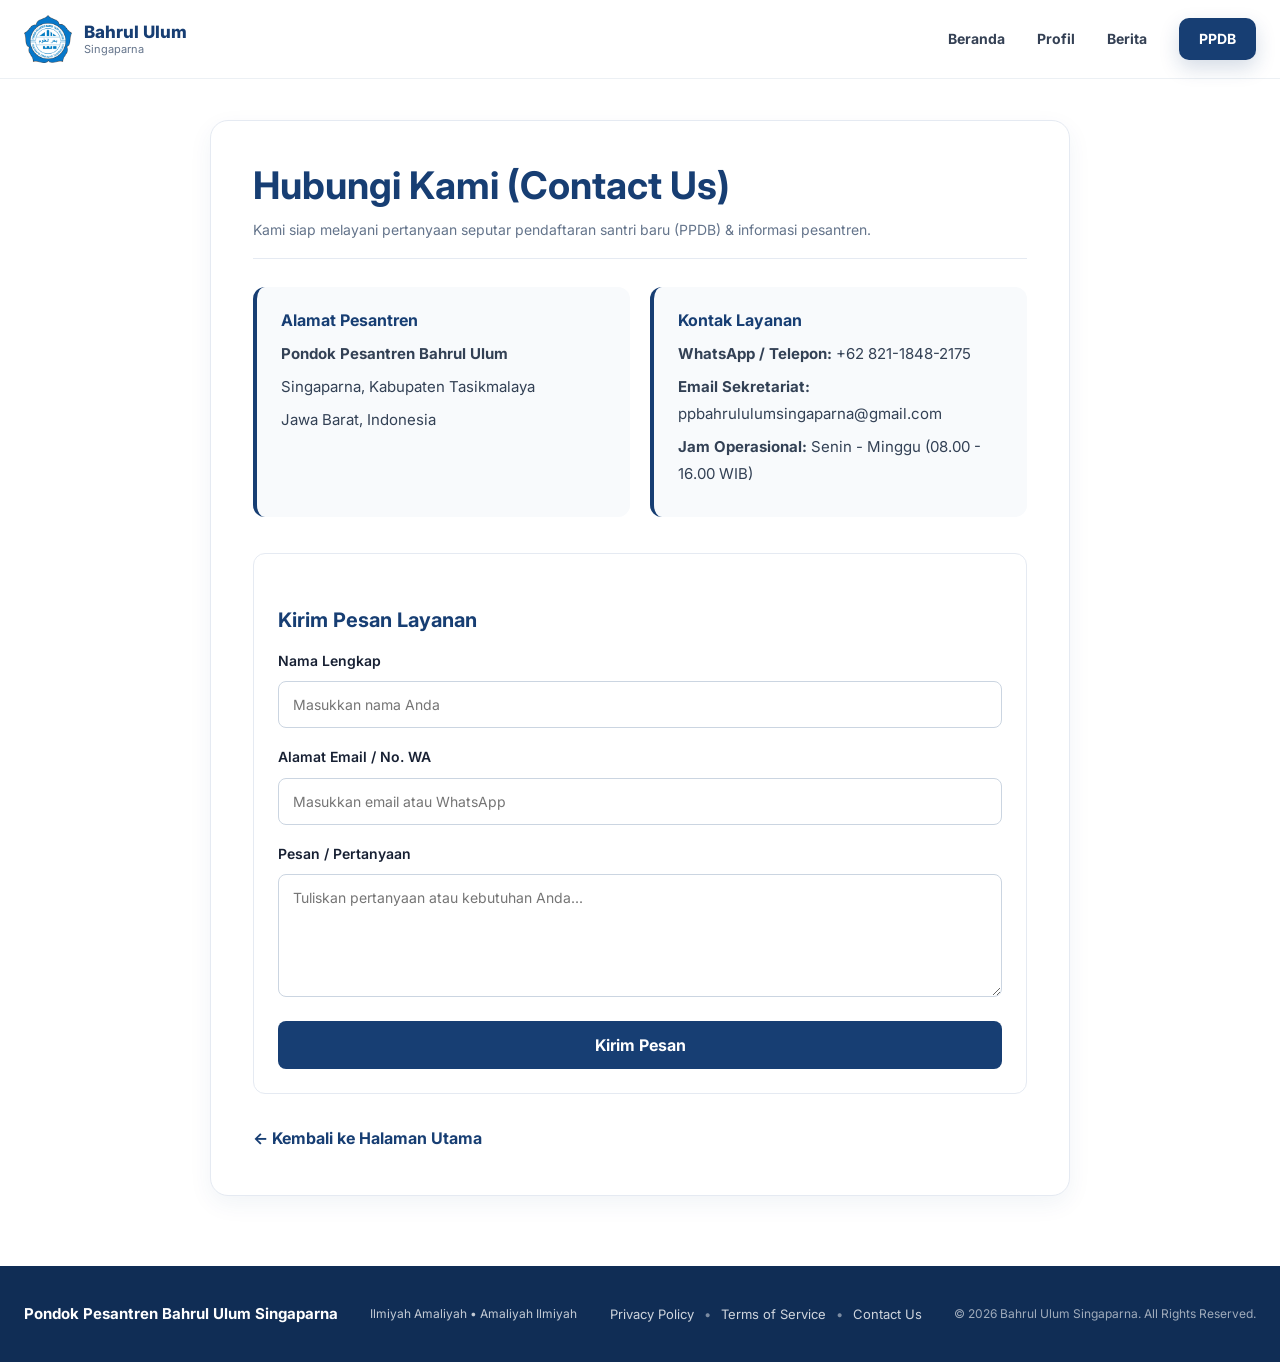
<file: contact.html>
<!DOCTYPE html>
<html lang="id">
<head>
  <meta charset="UTF-8">
  <meta name="viewport" content="width=device-width, initial-scale=1.0">
  <title>Hubungi Kami - Bahrul Ulum Singaparna</title>
  <link rel="canonical" href="https://bahrululumsingaparna.my.id/contact.html">
  <link rel="icon" type="image/png" href="assets/BU.png">
  <link rel="apple-touch-icon" href="assets/BU.png">
  <link rel="preconnect" href="https://fonts.googleapis.com">
  <link rel="preconnect" href="https://fonts.gstatic.com" crossorigin>
  <link href="https://fonts.googleapis.com/css2?family=Inter:wght@400;500;600;700;800&display=swap" rel="stylesheet">
  <link rel="stylesheet" href="css/style.css">
</head>
<body>

  <header class="navbar">
    <div class="container nav-inner">
      <a class="brand" href="index.html">
        <img src="assets/BU.png" alt="Logo Bahrul Ulum" class="logo-img">
        <div>
          <strong>Bahrul Ulum</strong>
          <span>Singaparna</span>
        </div>
      </a>
      <button class="menu-btn" id="menuBtn" type="button" aria-label="Buka menu">☰</button>
      <nav class="nav-links" id="navLinks">
        <a href="index.html">Beranda</a>
        <a href="organisasi.html">Profil</a>
        <a href="berita.html">Berita</a>
        <a href="ppdb.html" class="nav-cta">PPDB</a>
      </nav>
    </div>
  </header>

  <main class="legal-page">
    <div class="container">
      <div class="legal-content">
        <h1>Hubungi Kami (Contact Us)</h1>
        <span class="subtitle">Kami siap melayani pertanyaan seputar pendaftaran santri baru (PPDB) &amp; informasi pesantren.</span>

        <div class="contact-grid">
          <div class="contact-card">
            <h3>Alamat Pesantren</h3>
            <p><strong>Pondok Pesantren Bahrul Ulum</strong></p>
            <p>Singaparna, Kabupaten Tasikmalaya</p>
            <p>Jawa Barat, Indonesia</p>
          </div>

          <div class="contact-card">
            <h3>Kontak Layanan</h3>
            <p><strong>WhatsApp / Telepon:</strong> +62 821-1848-2175</p>
            <p><strong>Email Sekretariat:</strong> ppbahrululumsingaparna@gmail.com</p>
            <p><strong>Jam Operasional:</strong> Senin - Minggu (08.00 - 16.00 WIB)</p>
          </div>
        </div>

        <div class="contact-form">
          <h2>Kirim Pesan Layanan</h2>
          <form id="contactForm">
            <div class="form-group">
              <label for="nama">Nama Lengkap</label>
              <input type="text" id="nama" placeholder="Masukkan nama Anda" required>
            </div>
            <div class="form-group">
              <label for="email">Alamat Email / No. WA</label>
              <input type="text" id="email" placeholder="Masukkan email atau WhatsApp" required>
            </div>
            <div class="form-group">
              <label for="pesan">Pesan / Pertanyaan</label>
              <textarea id="pesan" rows="4" placeholder="Tuliskan pertanyaan atau kebutuhan Anda..." required></textarea>
            </div>
            <button type="submit" class="btn-submit">Kirim Pesan</button>
            <div id="formAlert" class="form-alert success">
              Terima kasih! Pesan Anda telah kami terima (Mode Demo). Untuk respon cepat, silakan hubungi WhatsApp resmi.
            </div>
          </form>
        </div>

        <a href="index.html" class="back-link">&larr; Kembali ke Halaman Utama</a>
      </div>
    </div>
  </main>

  <footer class="site-footer">
    <div class="container footer-inner">
      <p class="footer-brand">Pondok Pesantren Bahrul Ulum Singaparna</p>
      <p class="footer-tagline">Ilmiyah Amaliyah • Amaliyah Ilmiyah</p>
      <div class="footer-links">
        <a href="privacy.html">Privacy Policy</a>
        <span class="footer-separator">•</span>
        <a href="terms.html">Terms of Service</a>
        <span class="footer-separator">•</span>
        <a href="contact.html">Contact Us</a>
      </div>
      <small class="footer-copyright">&copy; 2026 Bahrul Ulum Singaparna. All Rights Reserved.</small>
    </div>
  </footer>

  <script src="script.js"></script>
  <script>
    document.getElementById('contactForm').addEventListener('submit', function (e) {
      e.preventDefault();
      const alertBox = document.getElementById('formAlert');
      alertBox.classList.add('is-visible');
      this.reset();
    });
  </script>
</body>
</html>
</file>
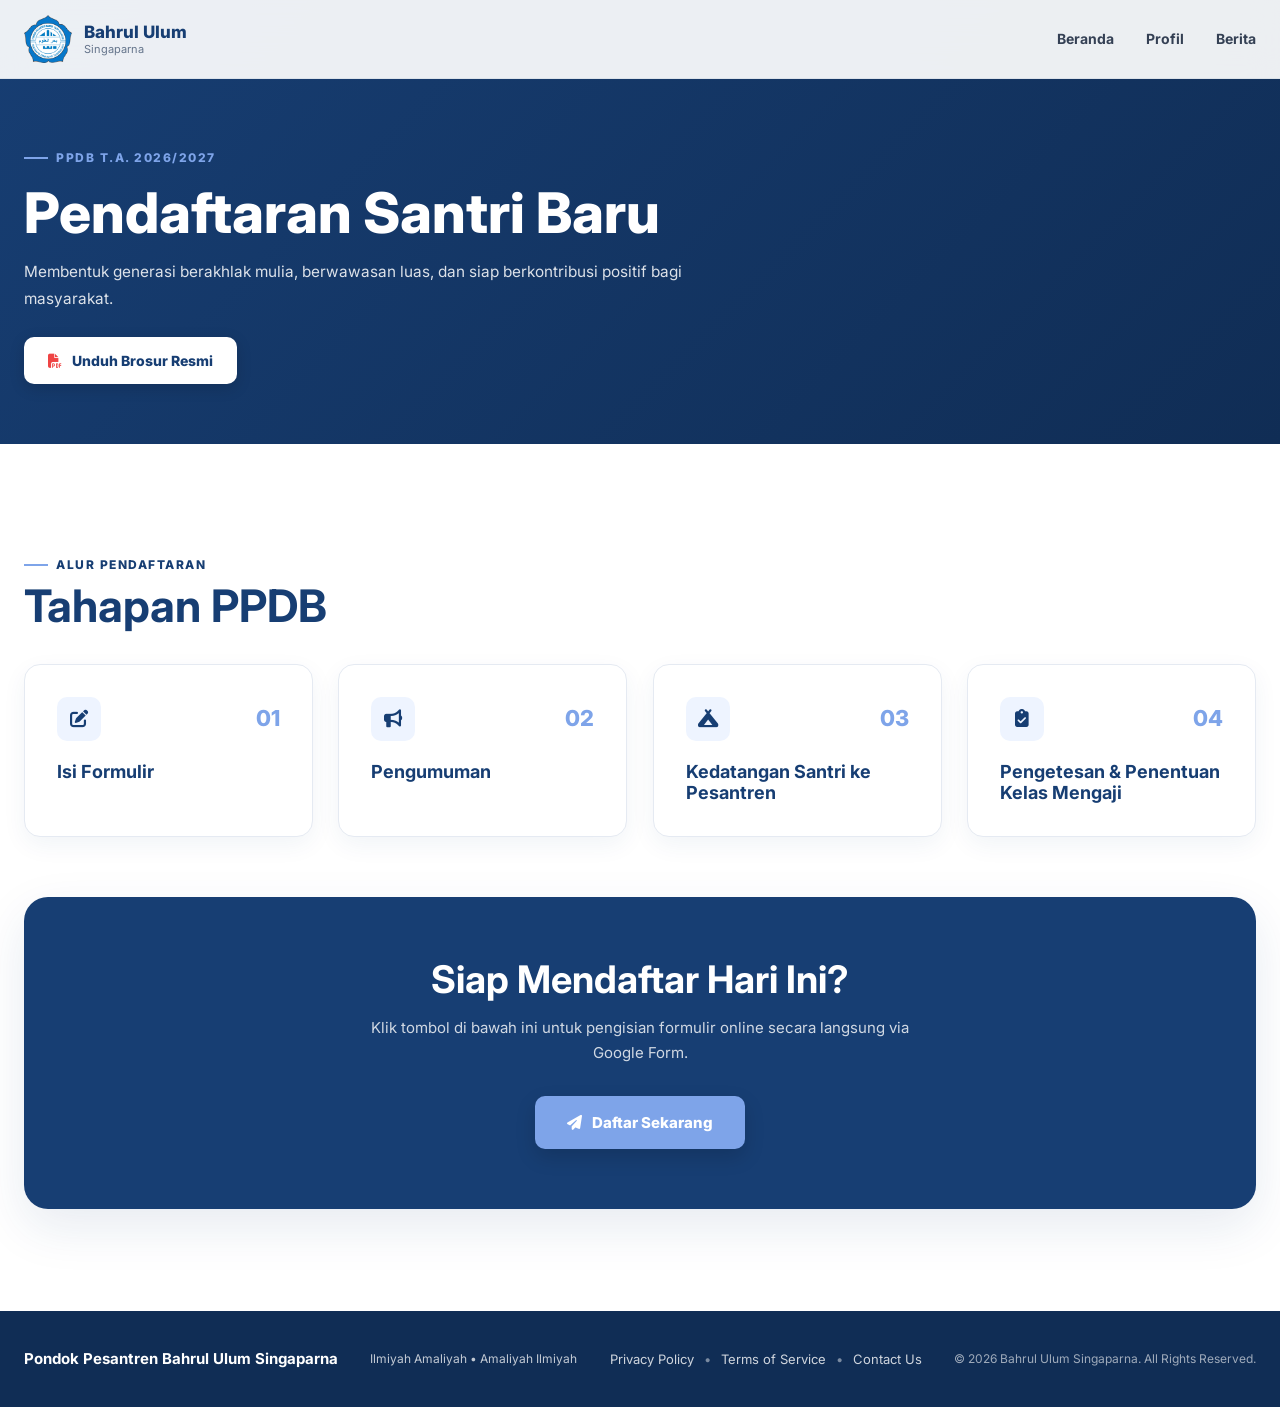
<file: ppdb.html>
<!DOCTYPE html>
<html lang="id">
<head>
  <meta charset="UTF-8">
  <meta name="viewport" content="width=device-width, initial-scale=1.0">
  <title>PPDB - Pondok Pesantren Bahrul Ulum</title>
  <link rel="canonical" href="https://bahrululumsingaparna.my.id/ppdb.html">
  <link rel="icon" type="image/png" href="assets/BU.png">
  <link rel="apple-touch-icon" href="assets/BU.png">
  <link rel="preconnect" href="https://fonts.googleapis.com">
  <link rel="preconnect" href="https://fonts.gstatic.com" crossorigin>
  <link href="https://fonts.googleapis.com/css2?family=Inter:wght@400;500;600;700;800&display=swap" rel="stylesheet">
  <link rel="stylesheet" href="https://cdnjs.cloudflare.com/ajax/libs/font-awesome/6.4.0/css/all.min.css">
  <link rel="stylesheet" href="css/style.css">
  <style>
    .page-header-blue { padding-top: 140px; padding-bottom: 60px; background: linear-gradient(135deg, var(--primary) 0%, var(--primary-dark) 100%); color: var(--white); }
    .page-header-blue .eyebrow { color: var(--secondary); }
    .page-header-blue .eyebrow::before { background: var(--secondary); }
    .page-header-blue h1 { font-size: clamp(32px, 4.5vw, 56px); color: var(--white); margin: 12px 0; font-weight: 800; }
    .page-header-blue p { color: rgba(255, 255, 255, 0.85); max-width: 680px; font-size: clamp(14px, 1.2vw, 16px); }
    .btn-brosur-white { display: inline-flex; align-items: center; gap: 10px; background: var(--white); color: var(--primary); padding: 12px 24px; border-radius: var(--radius-sm); font-weight: 800; font-size: 14px; box-shadow: 0 4px 15px rgba(0, 0, 0, 0.15); transition: transform 0.25s ease, background 0.25s ease; }
    .btn-brosur-white:hover { background: #f8fafc; transform: translateY(-2px); }
    .steps-grid { display: grid; grid-template-columns: repeat(auto-fit, minmax(min(100%, 240px), 1fr)); gap: clamp(18px, 2vw, 26px); }
    .step-card { padding: clamp(25px, 3vw, 32px); background: var(--white); border: 1px solid var(--border); border-radius: var(--radius-md); box-shadow: var(--shadow-sm); transition: transform 0.25s ease, box-shadow 0.25s ease, border-color 0.25s ease; display: flex; flex-direction: column; }
    .step-card:hover { transform: translateY(-5px); border-color: rgba(126, 164, 233, 0.55); box-shadow: var(--shadow-md); }
    .step-head { display: flex; align-items: center; justify-content: space-between; margin-bottom: 20px; }
    .step-icon { width: 44px; height: 44px; background: var(--blue-soft); color: var(--primary); border-radius: var(--radius-sm); display: grid; place-items: center; font-size: 18px; }
    .step-num { font-size: 22px; font-weight: 800; color: var(--secondary); }
    .step-card h3 { font-size: 18px; color: var(--primary); margin: 0; }
    .ppdb-cta-banner { background: var(--primary); color: var(--white); border-radius: var(--radius-lg); padding: clamp(35px, 5vw, 60px) clamp(20px, 4vw, 40px); text-align: center; box-shadow: var(--shadow-md); }
    .ppdb-cta-banner h2 { color: var(--white); font-size: clamp(24px, 3.5vw, 38px); margin-bottom: 12px; }
    .ppdb-cta-banner p { color: rgba(255, 255, 255, 0.8); max-width: 580px; margin: 0 auto 30px; font-size: 15px; }
    .btn-gform { display: inline-flex; align-items: center; gap: 10px; background: var(--secondary); color: var(--white); padding: 14px 32px; border-radius: var(--radius-sm); font-weight: 800; font-size: 15px; box-shadow: 0 8px 20px rgba(0, 0, 0, 0.15); transition: transform 0.25s ease, background 0.25s ease; }
    .btn-gform:hover { background: #608cdb; transform: translateY(-2px); }
  </style>
</head>
<body>

  <header class="navbar">
    <div class="container nav-inner">
      <a class="brand" href="index.html">
        <img src="assets/BU.png" alt="Logo Bahrul Ulum" class="logo-img">
        <div>
          <strong>Bahrul Ulum</strong>
          <span>Singaparna</span>
        </div>
      </a>
      <button class="menu-btn" id="menuBtn" type="button" aria-label="Buka menu">☰</button>
      <nav class="nav-links" id="navLinks">
        <a href="index.html">Beranda</a>
        <a href="organisasi.html">Profil</a>
        <a href="berita.html">Berita</a>
      </nav>
    </div>
  </header>

  <header class="page-header-blue">
    <div class="container">
      <span class="eyebrow">PPDB T.A. 2026/2027</span>
      <h1>Pendaftaran Santri Baru</h1>
      <p>Membentuk generasi berakhlak mulia, berwawasan luas, dan siap berkontribusi positif bagi masyarakat.</p>
      <div style="margin-top: 25px;">
        <a href="assets/Brosur Bahrul Ulum.pdf" target="_blank" class="btn-brosur-white">
          <i class="fa-solid fa-file-pdf" style="color: #ef4444;"></i> Unduh Brosur Resmi
        </a>
      </div>
    </div>
  </header>

  <main class="section">
    <div class="container">
      <div style="margin-bottom: 60px;">
        <div class="section-head" style="margin-bottom: 30px;">
          <div>
            <span class="eyebrow">ALUR PENDAFTARAN</span>
            <h2 style="margin-top: 5px;">Tahapan PPDB</h2>
          </div>
        </div>
        <div class="steps-grid">
          <div class="step-card">
            <div class="step-head">
              <div class="step-icon"><i class="fa-solid fa-pen-to-square"></i></div>
              <span class="step-num">01</span>
            </div>
            <h3>Isi Formulir</h3>
          </div>
          <div class="step-card">
            <div class="step-head">
              <div class="step-icon"><i class="fa-solid fa-bullhorn"></i></div>
              <span class="step-num">02</span>
            </div>
            <h3>Pengumuman</h3>
          </div>
          <div class="step-card">
            <div class="step-head">
              <div class="step-icon"><i class="fa-solid fa-campground"></i></div>
              <span class="step-num">03</span>
            </div>
            <h3>Kedatangan Santri ke Pesantren</h3>
          </div>
          <div class="step-card">
            <div class="step-head">
              <div class="step-icon"><i class="fa-solid fa-clipboard-check"></i></div>
              <span class="step-num">04</span>
            </div>
            <h3>Pengetesan & Penentuan Kelas Mengaji</h3>
          </div>
        </div>
      </div>

      <div class="ppdb-cta-banner">
        <h2>Siap Mendaftar Hari Ini?</h2>
        <p>Klik tombol di bawah ini untuk pengisian formulir online secara langsung via Google Form.</p>
        <a href="https://s.id/pendaftaransantribahrululumsingaparna2627" target="_blank" class="btn-gform">
          <i class="fa-solid fa-paper-plane"></i> Daftar Sekarang
        </a>
      </div>
    </div>
  </main>

  <footer class="site-footer">
    <div class="container footer-inner">
      <p class="footer-brand">Pondok Pesantren Bahrul Ulum Singaparna</p>
      <p class="footer-tagline">Ilmiyah Amaliyah • Amaliyah Ilmiyah</p>
      <div class="footer-links">
        <a href="privacy.html">Privacy Policy</a>
        <span class="footer-separator">•</span>
        <a href="terms.html">Terms of Service</a>
        <span class="footer-separator">•</span>
        <a href="contact.html">Contact Us</a>
      </div>
      <small class="footer-copyright">&copy; 2026 Bahrul Ulum Singaparna. All Rights Reserved.</small>
    </div>
  </footer>

  <script src="script.js"></script>
</body>
</html>
</file>
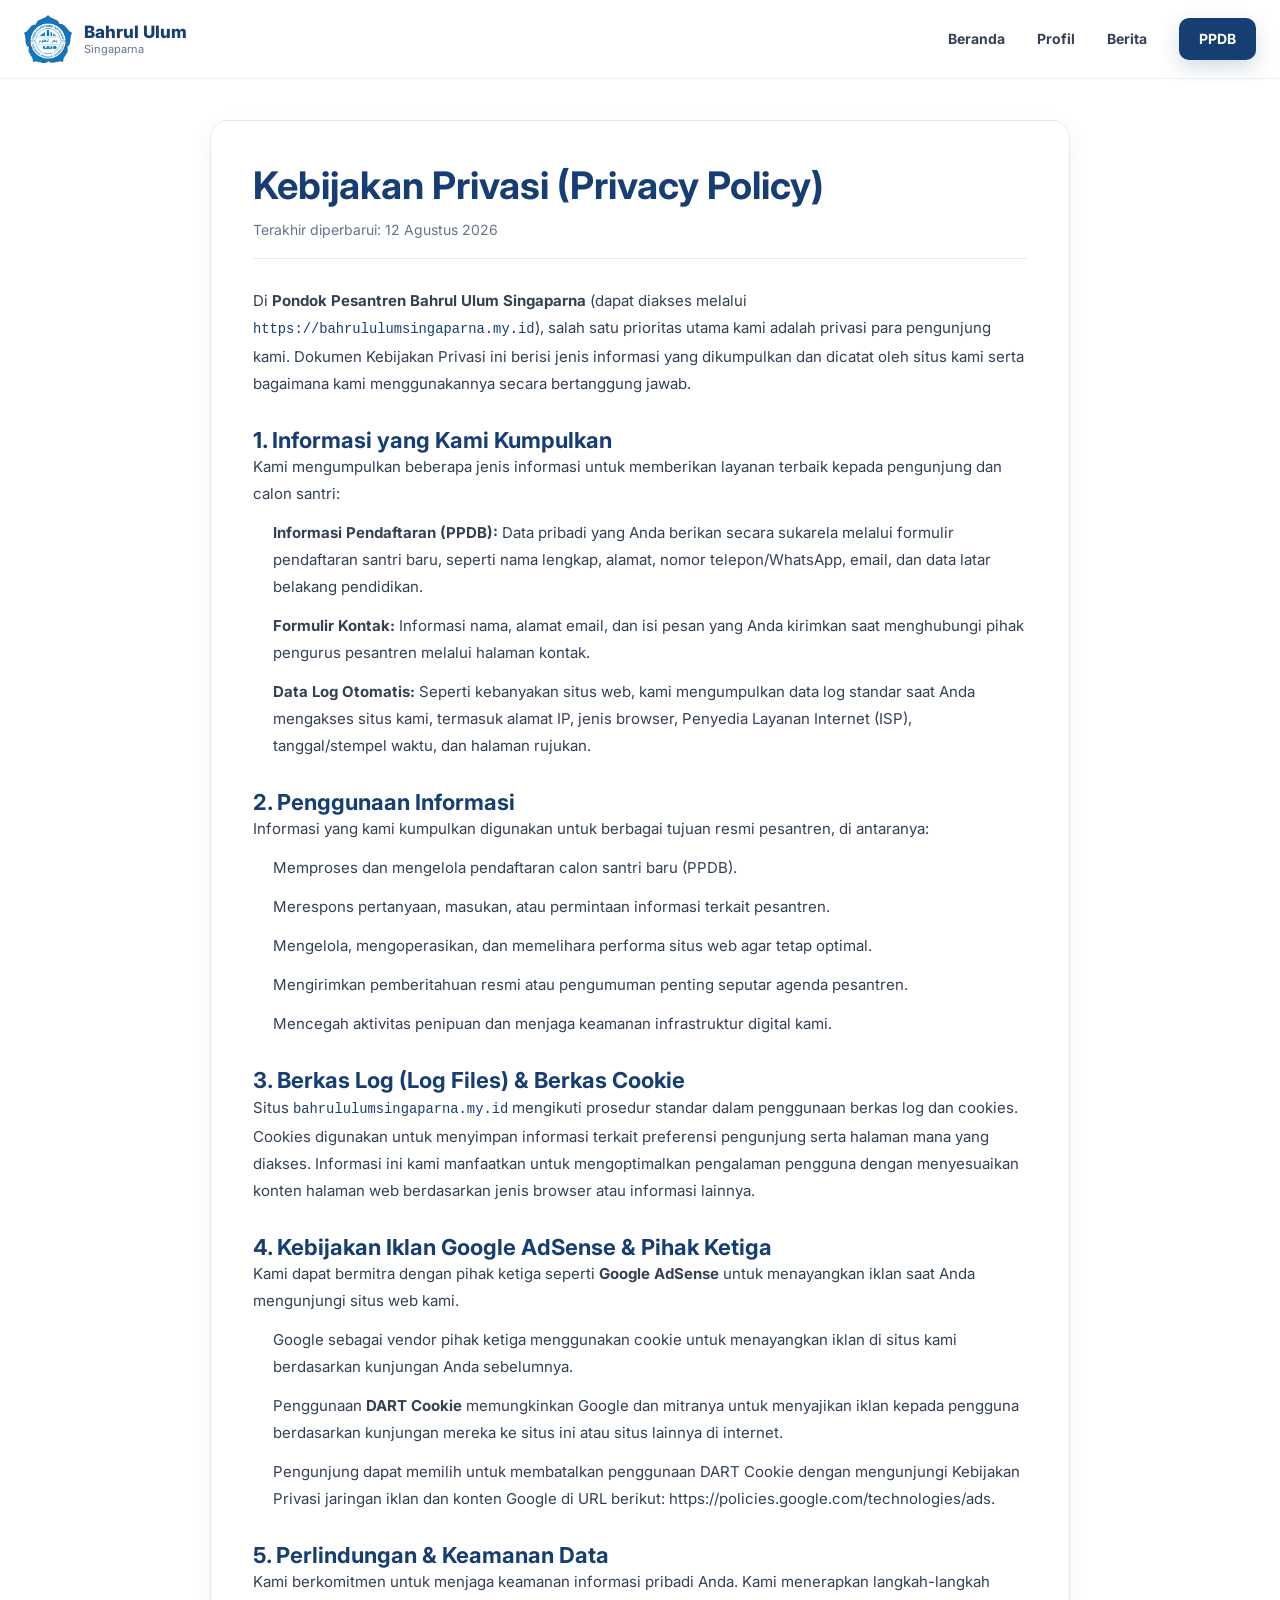
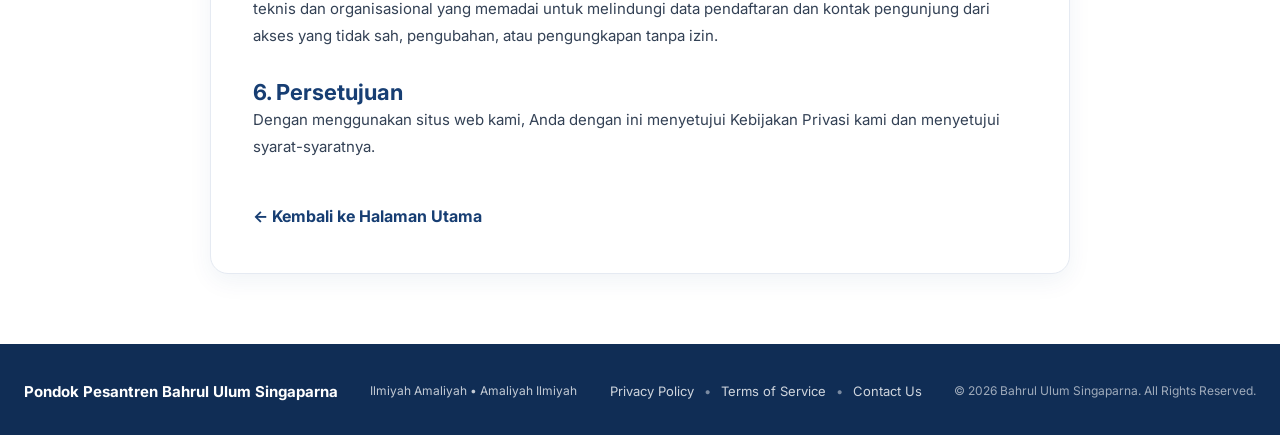
<file: privacy.html>
<!DOCTYPE html>
<html lang="id">
<head>
  <meta charset="UTF-8">
  <meta name="viewport" content="width=device-width, initial-scale=1.0">
  <title>Kebijakan Privasi - Bahrul Ulum Singaparna</title>
  <link rel="canonical" href="https://bahrululumsingaparna.my.id/privacy.html">
  <link rel="icon" type="image/png" href="assets/BU.png">
  <link rel="apple-touch-icon" href="assets/BU.png">
  <link rel="preconnect" href="https://fonts.googleapis.com">
  <link rel="preconnect" href="https://fonts.gstatic.com" crossorigin>
  <link href="https://fonts.googleapis.com/css2?family=Inter:wght@400;500;600;700;800&display=swap" rel="stylesheet">
  <link rel="stylesheet" href="css/style.css">
</head>
<body>

  <header class="navbar">
    <div class="container nav-inner">
      <a class="brand" href="index.html">
        <img src="assets/BU.png" alt="Logo Bahrul Ulum" class="logo-img">
        <div>
          <strong>Bahrul Ulum</strong>
          <span>Singaparna</span>
        </div>
      </a>
      <button class="menu-btn" id="menuBtn" type="button" aria-label="Buka menu">☰</button>
      <nav class="nav-links" id="navLinks">
        <a href="index.html">Beranda</a>
        <a href="organisasi.html">Profil</a>
        <a href="berita.html">Berita</a>
        <a href="ppdb.html" class="nav-cta">PPDB</a>
      </nav>
    </div>
  </header>

  <main class="legal-page">
    <div class="container">
      <div class="legal-content">
        <h1>Kebijakan Privasi (Privacy Policy)</h1>
        <span class="update-date">Terakhir diperbarui: 12 Agustus 2026</span>

        <p>Di <strong>Pondok Pesantren Bahrul Ulum Singaparna</strong> (dapat diakses melalui <code>https://bahrululumsingaparna.my.id</code>), salah satu prioritas utama kami adalah privasi para pengunjung kami. Dokumen Kebijakan Privasi ini berisi jenis informasi yang dikumpulkan dan dicatat oleh situs kami serta bagaimana kami menggunakannya secara bertanggung jawab.</p>

        <h2>1. Informasi yang Kami Kumpulkan</h2>
        <p>Kami mengumpulkan beberapa jenis informasi untuk memberikan layanan terbaik kepada pengunjung dan calon santri:</p>
        <ul>
          <li><strong>Informasi Pendaftaran (PPDB):</strong> Data pribadi yang Anda berikan secara sukarela melalui formulir pendaftaran santri baru, seperti nama lengkap, alamat, nomor telepon/WhatsApp, email, dan data latar belakang pendidikan.</li>
          <li><strong>Formulir Kontak:</strong> Informasi nama, alamat email, dan isi pesan yang Anda kirimkan saat menghubungi pihak pengurus pesantren melalui halaman kontak.</li>
          <li><strong>Data Log Otomatis:</strong> Seperti kebanyakan situs web, kami mengumpulkan data log standar saat Anda mengakses situs kami, termasuk alamat IP, jenis browser, Penyedia Layanan Internet (ISP), tanggal/stempel waktu, dan halaman rujukan.</li>
        </ul>

        <h2>2. Penggunaan Informasi</h2>
        <p>Informasi yang kami kumpulkan digunakan untuk berbagai tujuan resmi pesantren, di antaranya:</p>
        <ul>
          <li>Memproses dan mengelola pendaftaran calon santri baru (PPDB).</li>
          <li>Merespons pertanyaan, masukan, atau permintaan informasi terkait pesantren.</li>
          <li>Mengelola, mengoperasikan, dan memelihara performa situs web agar tetap optimal.</li>
          <li>Mengirimkan pemberitahuan resmi atau pengumuman penting seputar agenda pesantren.</li>
          <li>Mencegah aktivitas penipuan dan menjaga keamanan infrastruktur digital kami.</li>
        </ul>

        <h2>3. Berkas Log (Log Files) &amp; Berkas Cookie</h2>
        <p>Situs <code>bahrululumsingaparna.my.id</code> mengikuti prosedur standar dalam penggunaan berkas log dan cookies. Cookies digunakan untuk menyimpan informasi terkait preferensi pengunjung serta halaman mana yang diakses. Informasi ini kami manfaatkan untuk mengoptimalkan pengalaman pengguna dengan menyesuaikan konten halaman web berdasarkan jenis browser atau informasi lainnya.</p>

        <h2>4. Kebijakan Iklan Google AdSense &amp; Pihak Ketiga</h2>
        <p>Kami dapat bermitra dengan pihak ketiga seperti <strong>Google AdSense</strong> untuk menayangkan iklan saat Anda mengunjungi situs web kami.</p>
        <ul>
          <li>Google sebagai vendor pihak ketiga menggunakan cookie untuk menayangkan iklan di situs kami berdasarkan kunjungan Anda sebelumnya.</li>
          <li>Penggunaan <strong>DART Cookie</strong> memungkinkan Google dan mitranya untuk menyajikan iklan kepada pengguna berdasarkan kunjungan mereka ke situs ini atau situs lainnya di internet.</li>
          <li>Pengunjung dapat memilih untuk membatalkan penggunaan DART Cookie dengan mengunjungi Kebijakan Privasi jaringan iklan dan konten Google di URL berikut: <a href="https://policies.google.com/technologies/ads" target="_blank" rel="noopener noreferrer">https://policies.google.com/technologies/ads</a>.</li>
        </ul>

        <h2>5. Perlindungan &amp; Keamanan Data</h2>
        <p>Kami berkomitmen untuk menjaga keamanan informasi pribadi Anda. Kami menerapkan langkah-langkah teknis dan organisasional yang memadai untuk melindungi data pendaftaran dan kontak pengunjung dari akses yang tidak sah, pengubahan, atau pengungkapan tanpa izin.</p>

        <h2>6. Persetujuan</h2>
        <p>Dengan menggunakan situs web kami, Anda dengan ini menyetujui Kebijakan Privasi kami dan menyetujui syarat-syaratnya.</p>

        <a href="index.html" class="back-link">&larr; Kembali ke Halaman Utama</a>
      </div>
    </div>
  </main>

  <footer class="site-footer">
    <div class="container footer-inner">
      <p class="footer-brand">Pondok Pesantren Bahrul Ulum Singaparna</p>
      <p class="footer-tagline">Ilmiyah Amaliyah • Amaliyah Ilmiyah</p>
      <div class="footer-links">
        <a href="privacy.html">Privacy Policy</a>
        <span class="footer-separator">•</span>
        <a href="terms.html">Terms of Service</a>
        <span class="footer-separator">•</span>
        <a href="contact.html">Contact Us</a>
      </div>
      <small class="footer-copyright">&copy; 2026 Bahrul Ulum Singaparna. All Rights Reserved.</small>
    </div>
  </footer>

  <script src="script.js"></script>
</body>
</html>
</file>
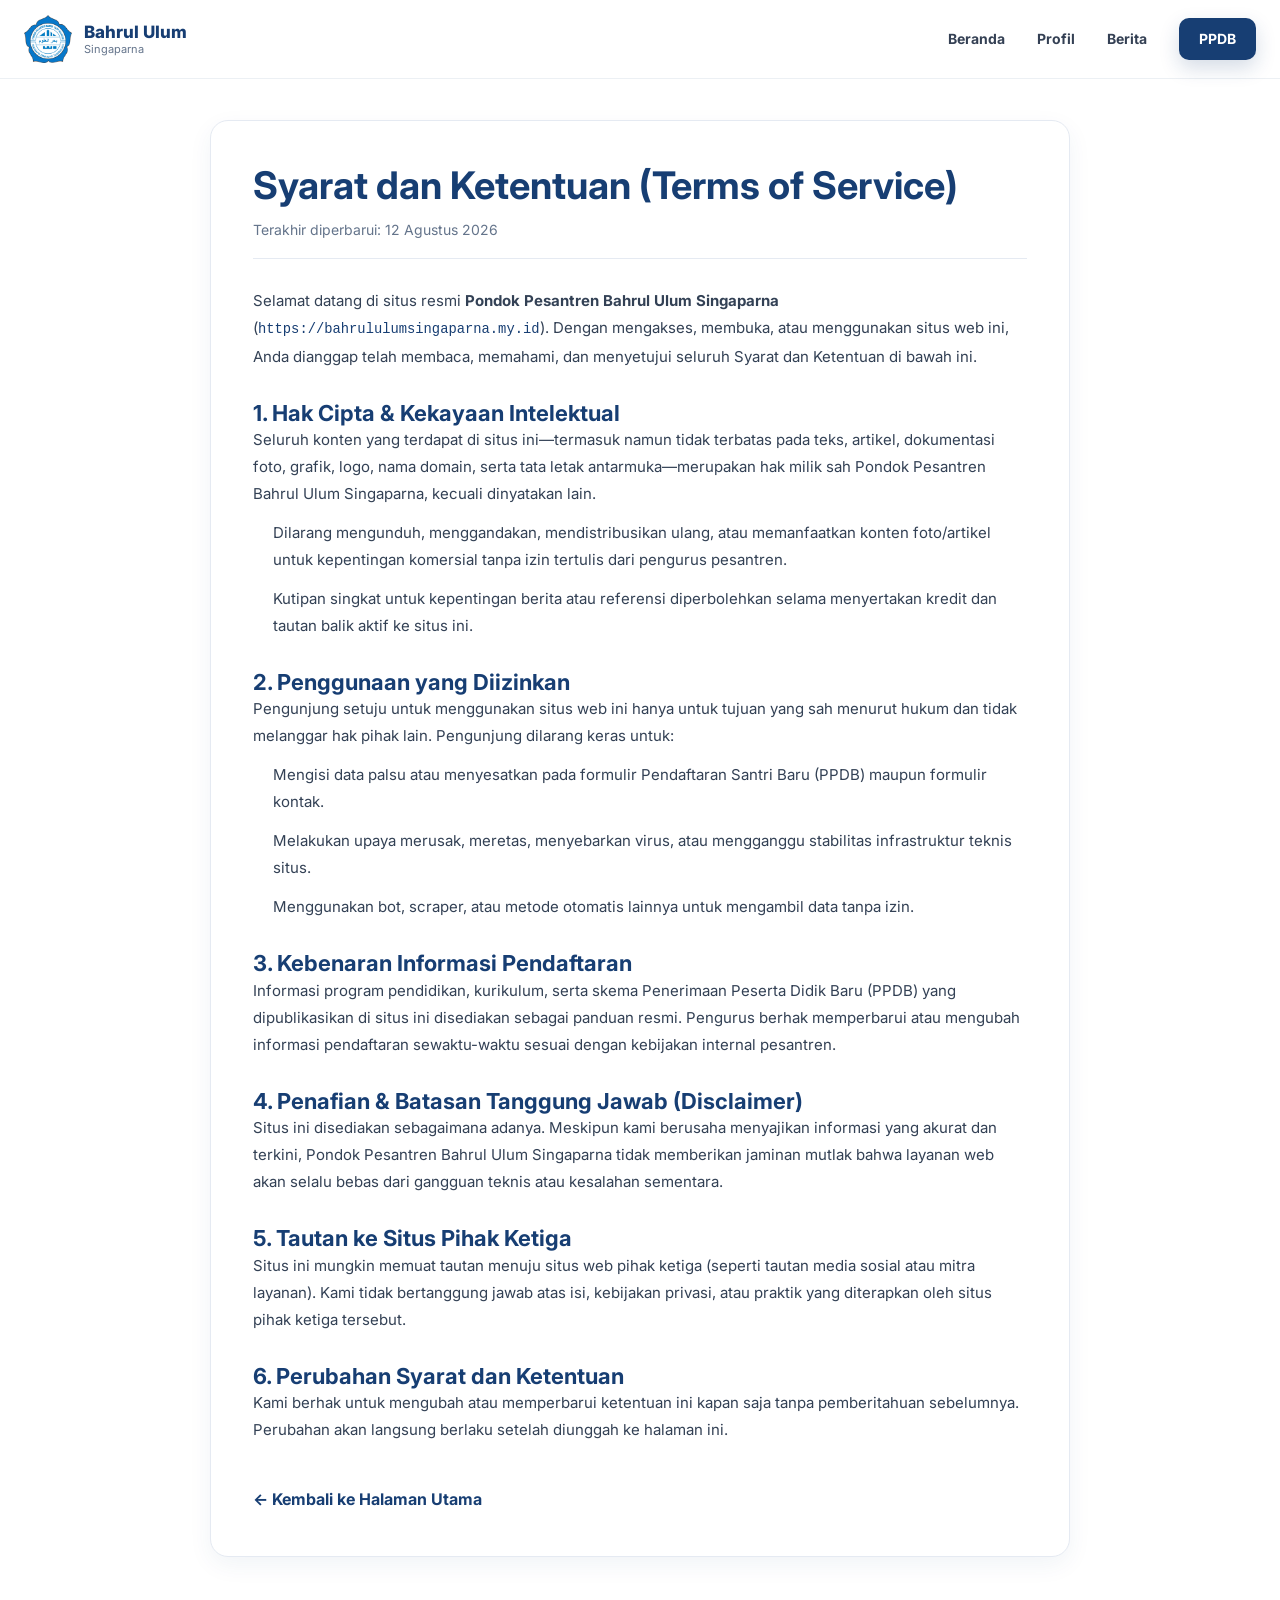
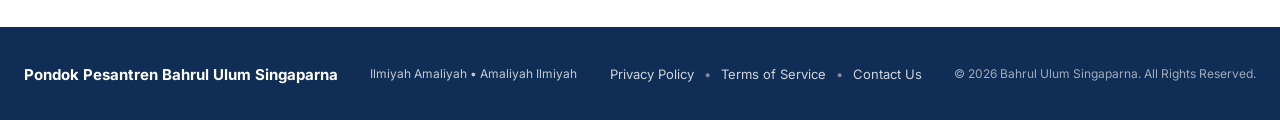
<file: terms.html>
<!DOCTYPE html>
<html lang="id">
<head>
  <meta charset="UTF-8">
  <meta name="viewport" content="width=device-width, initial-scale=1.0">
  <title>Syarat &amp; Ketentuan - Bahrul Ulum Singaparna</title>
  <link rel="canonical" href="https://bahrululumsingaparna.my.id/terms.html">
  <link rel="icon" type="image/png" href="assets/BU.png">
  <link rel="apple-touch-icon" href="assets/BU.png">
  <link rel="preconnect" href="https://fonts.googleapis.com">
  <link rel="preconnect" href="https://fonts.gstatic.com" crossorigin>
  <link href="https://fonts.googleapis.com/css2?family=Inter:wght@400;500;600;700;800&display=swap" rel="stylesheet">
  <link rel="stylesheet" href="css/style.css">
</head>
<body>

  <header class="navbar">
    <div class="container nav-inner">
      <a class="brand" href="index.html">
        <img src="assets/BU.png" alt="Logo Bahrul Ulum" class="logo-img">
        <div>
          <strong>Bahrul Ulum</strong>
          <span>Singaparna</span>
        </div>
      </a>
      <button class="menu-btn" id="menuBtn" type="button" aria-label="Buka menu">☰</button>
      <nav class="nav-links" id="navLinks">
        <a href="index.html">Beranda</a>
        <a href="organisasi.html">Profil</a>
        <a href="berita.html">Berita</a>
        <a href="ppdb.html" class="nav-cta">PPDB</a>
      </nav>
    </div>
  </header>

  <main class="legal-page">
    <div class="container">
      <div class="legal-content">
        <h1>Syarat dan Ketentuan (Terms of Service)</h1>
        <span class="update-date">Terakhir diperbarui: 12 Agustus 2026</span>

        <p>Selamat datang di situs resmi <strong>Pondok Pesantren Bahrul Ulum Singaparna</strong> (<code>https://bahrululumsingaparna.my.id</code>). Dengan mengakses, membuka, atau menggunakan situs web ini, Anda dianggap telah membaca, memahami, dan menyetujui seluruh Syarat dan Ketentuan di bawah ini.</p>

        <h2>1. Hak Cipta &amp; Kekayaan Intelektual</h2>
        <p>Seluruh konten yang terdapat di situs ini—termasuk namun tidak terbatas pada teks, artikel, dokumentasi foto, grafik, logo, nama domain, serta tata letak antarmuka—merupakan hak milik sah Pondok Pesantren Bahrul Ulum Singaparna, kecuali dinyatakan lain.</p>
        <ul>
          <li>Dilarang mengunduh, menggandakan, mendistribusikan ulang, atau memanfaatkan konten foto/artikel untuk kepentingan komersial tanpa izin tertulis dari pengurus pesantren.</li>
          <li>Kutipan singkat untuk kepentingan berita atau referensi diperbolehkan selama menyertakan kredit dan tautan balik aktif ke situs ini.</li>
        </ul>

        <h2>2. Penggunaan yang Diizinkan</h2>
        <p>Pengunjung setuju untuk menggunakan situs web ini hanya untuk tujuan yang sah menurut hukum dan tidak melanggar hak pihak lain. Pengunjung dilarang keras untuk:</p>
        <ul>
          <li>Mengisi data palsu atau menyesatkan pada formulir Pendaftaran Santri Baru (PPDB) maupun formulir kontak.</li>
          <li>Melakukan upaya merusak, meretas, menyebarkan virus, atau mengganggu stabilitas infrastruktur teknis situs.</li>
          <li>Menggunakan bot, scraper, atau metode otomatis lainnya untuk mengambil data tanpa izin.</li>
        </ul>

        <h2>3. Kebenaran Informasi Pendaftaran</h2>
        <p>Informasi program pendidikan, kurikulum, serta skema Penerimaan Peserta Didik Baru (PPDB) yang dipublikasikan di situs ini disediakan sebagai panduan resmi. Pengurus berhak memperbarui atau mengubah informasi pendaftaran sewaktu-waktu sesuai dengan kebijakan internal pesantren.</p>

        <h2>4. Penafian &amp; Batasan Tanggung Jawab (Disclaimer)</h2>
        <p>Situs ini disediakan sebagaimana adanya. Meskipun kami berusaha menyajikan informasi yang akurat dan terkini, Pondok Pesantren Bahrul Ulum Singaparna tidak memberikan jaminan mutlak bahwa layanan web akan selalu bebas dari gangguan teknis atau kesalahan sementara.</p>

        <h2>5. Tautan ke Situs Pihak Ketiga</h2>
        <p>Situs ini mungkin memuat tautan menuju situs web pihak ketiga (seperti tautan media sosial atau mitra layanan). Kami tidak bertanggung jawab atas isi, kebijakan privasi, atau praktik yang diterapkan oleh situs pihak ketiga tersebut.</p>

        <h2>6. Perubahan Syarat dan Ketentuan</h2>
        <p>Kami berhak untuk mengubah atau memperbarui ketentuan ini kapan saja tanpa pemberitahuan sebelumnya. Perubahan akan langsung berlaku setelah diunggah ke halaman ini.</p>

        <a href="index.html" class="back-link">&larr; Kembali ke Halaman Utama</a>
      </div>
    </div>
  </main>

  <footer class="site-footer">
    <div class="container footer-inner">
      <p class="footer-brand">Pondok Pesantren Bahrul Ulum Singaparna</p>
      <p class="footer-tagline">Ilmiyah Amaliyah • Amaliyah Ilmiyah</p>
      <div class="footer-links">
        <a href="privacy.html">Privacy Policy</a>
        <span class="footer-separator">•</span>
        <a href="terms.html">Terms of Service</a>
        <span class="footer-separator">•</span>
        <a href="contact.html">Contact Us</a>
      </div>
      <small class="footer-copyright">&copy; 2026 Bahrul Ulum Singaparna. All Rights Reserved.</small>
    </div>
  </footer>

  <script src="script.js"></script>
</body>
</html>
</file>
<file: css/style.css>
:root {
  --primary: #173E73;
  --primary-dark: #102d55;
  --secondary: #7EA4E9;

  --blue-soft: #eef4ff;
  --white: #ffffff;
  --black: #172033;
  --text: #334155;
  --muted: #64748b;
  --border: #e5eaf2;
  --bg: #f7f9fc;

  --gold: #d5a93a;

  --radius-sm: 10px;
  --radius-md: 16px;
  --radius-lg: 24px;

  --shadow-sm: 0 8px 25px rgba(23, 62, 115, 0.06);
  --shadow-md: 0 18px 50px rgba(23, 62, 115, 0.10);

  --container: 1400px;
}

/* =========================
   2. RESET
   ========================= */

* {
  margin: 0;
  padding: 0;
  box-sizing: border-box;
}

html {
  scroll-behavior: smooth;
  scroll-padding-top: 90px;
}

body {
  font-family: "Inter", Arial, sans-serif;
  color: var(--text);
  background: var(--white);
  line-height: 1.7;
  overflow-x: hidden;
}

img {
  display: block;
  max-width: 100%;
}

a {
  color: inherit;
  text-decoration: none;
}

button,
input,
textarea,
select {
  font: inherit;
}

button {
  border: 0;
  cursor: pointer;
}

ul,
ol {
  list-style: none;
}

h1,
h2,
h3,
h4 {
  color: var(--black);
  line-height: 1.2;
}

/* =========================
   3. GLOBAL CONTAINER & LAYOUTS
   ========================= */

.container {
  width: min(var(--container), calc(100% - 48px));
  margin-inline: auto;
}

.two-col {
  display: grid;
  grid-template-columns: repeat(2, 1fr);
  gap: clamp(30px, 5vw, 60px);
  align-items: center;
}

/* =========================
   4. SECTION
   ========================= */

section {
  position: relative;
}

.section {
  padding-block: clamp(70px, 8vw, 120px);
}

.section.soft {
  background: var(--bg);
}

.section-head {
  display: flex;
  justify-content: space-between;
  align-items: flex-end;
  gap: 30px;
  margin-bottom: clamp(30px, 5vw, 55px);
}

.section-head h2 {
  font-size: clamp(30px, 3.5vw, 48px);
  color: var(--primary);
}

.section-head p {
  max-width: 520px;
  color: var(--muted);
}

/* =========================
   5. EYEBROW & LINKS
   ========================= */

.eyebrow {
  display: inline-flex;
  align-items: center;
  gap: 8px;
  color: var(--primary);
  font-size: 12px;
  font-weight: 800;
  letter-spacing: 1.5px;
  text-transform: uppercase;
}

.eyebrow::before {
  content: "";
  width: 24px;
  height: 2px;
  background: var(--secondary);
}

.text-link {
  display: inline-flex;
  align-items: center;
  gap: 6px;
  color: var(--primary);
  font-weight: 700;
  margin-top: 15px;
  transition: color 0.25s ease;
}

.text-link:hover {
  color: var(--secondary);
}

/* =========================
   6. NAVBAR
   ========================= */

.navbar {
  position: fixed;
  inset: 0 0 auto 0;
  z-index: 1000;
  background: rgba(255, 255, 255, 0.92);
  backdrop-filter: blur(16px);
  -webkit-backdrop-filter: blur(16px);
  border-bottom: 1px solid rgba(23, 62, 115, 0.08);
}

.nav-inner {
  min-height: 78px;
  display: flex;
  align-items: center;
  justify-content: space-between;
  gap: 30px;
}

.brand {
  display: inline-flex;
  align-items: center;
  gap: 12px;
  flex-shrink: 0;
}

.logo-img {
  width: 48px;
  height: 48px;
  object-fit: contain;
}

.brand strong {
  display: block;
  color: var(--primary);
  font-size: 17px;
  font-weight: 800;
  line-height: 1.1;
}

.brand span {
  display: block;
  margin-top: 3px;
  color: var(--muted);
  font-size: 11px;
  line-height: 1;
}

.menu-btn {
  display: none;
  background: transparent;
  font-size: 26px;
  color: var(--primary);
  padding: 4px;
}

.nav-links {
  display: flex;
  align-items: center;
  justify-content: flex-end;
  gap: clamp(18px, 2.5vw, 34px);
}

.nav-links > a {
  position: relative;
  color: #344054;
  font-size: 14px;
  font-weight: 700;
  transition: color 0.25s ease;
}

.nav-links > a:not(.nav-cta)::after {
  content: "";
  position: absolute;
  left: 0;
  bottom: -8px;
  width: 0;
  height: 2px;
  background: var(--secondary);
  transition: width 0.25s ease;
}

.nav-links > a:hover {
  color: var(--primary);
}

.nav-links > a:hover::after {
  width: 100%;
}

.nav-cta {
  display: inline-flex;
  align-items: center;
  justify-content: center;
  min-height: 42px;
  padding: 0 20px;
  border-radius: 10px;
  background: var(--primary);
  color: white !important;
  box-shadow: 0 8px 20px rgba(23, 62, 115, 0.18);
  transition: transform 0.25s ease, background 0.25s ease;
}

.nav-cta:hover {
  background: var(--primary-dark);
  transform: translateY(-2px);
}

/* =========================
   7. HERO
   ========================= */

.hero {
  min-height: 100svh;
  display: flex;
  align-items: center;
  padding-top: 120px;
  padding-bottom: 80px;
  background:
    radial-gradient(circle at 85% 20%, rgba(126, 164, 233, 0.18), transparent 30%),
    linear-gradient(180deg, #f8fbff 0%, #ffffff 100%);
}

.hero-grid {
  display: grid;
  grid-template-columns: minmax(0, 1.05fr) minmax(320px, 0.95fr);
  align-items: center;
  gap: clamp(40px, 6vw, 90px);
}

.hero-copy {
  min-width: 0;
}

.hero-copy h1 {
  max-width: 850px;
  margin: 20px 0;
  color: var(--primary);
  font-size: clamp(42px, 5.5vw, 78px);
  font-weight: 800;
  letter-spacing: -2.5px;
  line-height: 1.04;
}

.hero-copy h1 span {
  color: var(--secondary);
}

.hero-copy p {
  max-width: 650px;
  color: var(--muted);
  font-size: clamp(15px, 1.3vw, 18px);
}

.hero-actions {
  display: flex;
  flex-wrap: wrap;
  gap: 12px;
  margin-top: 32px;
}

.hero-stats {
  display: flex;
  gap: clamp(20px, 3vw, 40px);
  margin-top: 40px;
  padding-top: 25px;
  border-top: 1px solid var(--border);
}

.hero-stats strong {
  display: block;
  font-size: 24px;
  color: var(--primary);
  font-weight: 800;
}

.hero-stats span {
  font-size: 13px;
  color: var(--muted);
  line-height: 1.3;
}

.btn {
  display: inline-flex;
  align-items: center;
  justify-content: center;
  min-height: 48px;
  padding: 0 23px;
  border-radius: 11px;
  font-size: 14px;
  font-weight: 800;
  transition: transform 0.25s ease, box-shadow 0.25s ease, background 0.25s ease;
}

.btn:hover {
  transform: translateY(-2px);
}

.btn.primary {
  background: var(--primary);
  color: white;
  box-shadow: 0 10px 25px rgba(23, 62, 115, 0.18);
}

.btn.primary:hover {
  background: var(--primary-dark);
}

.btn.ghost {
  border: 1px solid var(--border);
  background: white;
  color: var(--primary);
}

.btn.ghost:hover {
  border-color: var(--secondary);
  box-shadow: var(--shadow-sm);
}

/* =========================
   8. HERO IMAGE / PLACEHOLDER
   ========================= */

.photo-placeholder {
  position: relative;
  width: 100%;
  aspect-ratio: 4 / 4.8;
  overflow: hidden;
  border-radius: clamp(18px, 3vw, 30px);
  background: linear-gradient(135deg, var(--primary), var(--secondary));
  box-shadow: var(--shadow-md);
}

.photo-placeholder img {
  width: 100%;
  height: 100%;
  object-fit: cover;
}

.photo-overlay {
  position: absolute;
  inset: auto 0 0 0;
  padding: 30px;
  color: white;
  z-index: 2;
  background: linear-gradient(to top, rgba(16, 45, 85, 0.9), transparent);
}

.photo-overlay span {
  display: block;
  font-size: 12px;
  letter-spacing: 1.5px;
  font-weight: 700;
}

.photo-overlay strong {
  display: block;
  font-size: 24px;
  color: white;
}

.photo-overlay small {
  display: block;
  margin-top: 4px;
  color: var(--secondary);
  font-size: 12px;
}

/* =========================
   9. CARDS
   ========================= */

.cards {
  display: grid;
  grid-template-columns: repeat(auto-fit, minmax(min(100%, 280px), 1fr));
  gap: clamp(18px, 2vw, 26px);
}

.card {
  padding: clamp(25px, 3vw, 36px);
  background: white;
  border: 1px solid var(--border);
  border-radius: var(--radius-md);
  box-shadow: var(--shadow-sm);
  transition: transform 0.25s ease, box-shadow 0.25s ease, border-color 0.25s ease;
}

.card .num {
  display: inline-block;
  font-size: 14px;
  font-weight: 800;
  color: var(--secondary);
  margin-bottom: 12px;
}

.card:hover {
  transform: translateY(-5px);
  border-color: rgba(126, 164, 233, 0.55);
  box-shadow: var(--shadow-md);
}

.card h3 {
  margin-bottom: 10px;
  color: var(--primary);
  font-size: 21px;
}

.card p {
  color: var(--muted);
  font-size: 14px;
}

/* =========================
   10. NEWS
   ========================= */

.news-grid {
  display: grid;
  grid-template-columns: repeat(auto-fill, minmax(min(100%, 320px), 1fr));
  gap: clamp(20px, 2.5vw, 30px);
  width: 100%;
}

.news {
  display: flex;
  flex-direction: column;
  overflow: hidden;
  background: white;
  border: 1px solid var(--border);
  border-radius: var(--radius-md);
  box-shadow: var(--shadow-sm);
  transition: transform 0.25s ease, box-shadow 0.25s ease;
}

.news:hover {
  transform: translateY(-5px);
  box-shadow: var(--shadow-md);
}

.news-image {
  position: relative;
  width: 100%;
  height: 210px;
  min-height: 210px;
  max-height: 210px;
  overflow: hidden;
  background: #f8fafc;
}

.news-image img {
  width: 100%;
  height: 100%;
  object-fit: cover;
  object-position: center;
  transition: transform 0.45s ease;
}

.news:hover .news-image img {
  transform: scale(1.05);
}

.news-image span {
  position: absolute;
  top: 12px;
  left: 12px;
  padding: 4px 10px;
  background: rgba(16, 45, 85, 0.85);
  color: #ffffff;
  font-size: 11px;
  font-weight: 800;
  letter-spacing: 0.8px;
  text-transform: uppercase;
  border-radius: 6px;
  z-index: 2;
  margin: 0;
  width: auto;
  height: auto;
  backdrop-filter: blur(4px);
}

.news-body {
  padding: clamp(20px, 2.5vw, 28px);
  display: flex;
  flex-direction: column;
  flex-grow: 1;
  gap: 8px;
}

.news-body small {
  color: var(--secondary);
  font-size: 11px;
  font-weight: 800;
  letter-spacing: 0.8px;
  text-transform: uppercase;
}

.news-body h3 {
  margin: 4px 0;
  color: var(--primary);
  font-size: clamp(18px, 2vw, 22px);
}

.news-body p {
  color: var(--muted);
  font-size: 14px;
  line-height: 1.5;
  margin: 0;
  display: -webkit-box !important;
  line-clamp: 3;
  -webkit-line-clamp: 3 !important;
  -webkit-box-orient: vertical !important;
  overflow: hidden !important;
}

/* =========================
   11. GALLERY
   ========================= */

.gallery {
  display: grid;
  grid-template-columns: repeat(auto-fit, minmax(min(100%, 250px), 1fr));
  gap: clamp(12px, 1.5vw, 18px);
}

.gallery-item {
  position: relative;
  width: 100%;
  min-height: 180px;
  aspect-ratio: 4 / 3;
  overflow: hidden;
  border-radius: var(--radius-md);
  display: flex;
  align-items: center;
  justify-content: center;
  color: white;
  font-weight: 800;
  font-size: 13px;
  background: var(--primary);
}

.gallery-item img {
  position: absolute;
  top: 0;
  left: 0;
  width: 100%;
  height: 100%;
  object-fit: cover;
  z-index: 1;
  transition: transform 0.45s ease;
}

.gallery-item:hover img {
  transform: scale(1.06);
}

.gallery-item span {
  position: relative;
  z-index: 2;
  color: #ffffff;
  font-weight: 700;
  text-shadow: 0 2px 4px rgba(0, 0, 0, 0.6);
  text-align: center;
  padding: 10px;
}

/* =========================
   12. CONTACT / SOCIAL
   ========================= */

.contact {
  padding-block: clamp(70px, 8vw, 110px);
  background: var(--primary);
  color: white;
}

.contact-inner {
  display: grid;
  grid-template-columns: repeat(2, 1fr);
  gap: clamp(30px, 5vw, 60px);
  align-items: center;
}

.contact h2 {
  margin: 15px 0;
  color: white;
  font-size: clamp(30px, 4vw, 48px);
}

.contact p {
  max-width: 620px;
  color: rgba(255,255,255,0.72);
}

.contact .eyebrow {
  color: var(--secondary);
}

.social-box {
  display: flex;
  flex-direction: column;
  gap: 12px;
}

.social-item {
  display: flex;
  align-items: center;
  justify-content: space-between;
  gap: 20px;
  padding: 17px 20px;
  color: white;
  border: 1px solid rgba(255,255,255,0.12);
  border-radius: 13px;
  background: rgba(255,255,255,0.06);
  transition: transform 0.25s ease, background 0.25s ease;
}

.social-item:hover {
  transform: translateX(5px);
  background: rgba(255,255,255,0.12);
}

.social-item span {
  display: block;
  margin-bottom: 2px;
  color: var(--secondary);
  font-size: 10px;
  font-weight: 800;
  letter-spacing: 0.8px;
  text-transform: uppercase;
}

.social-item strong {
  font-size: 14px;
}

.social-item b {
  color: var(--secondary);
  font-size: 20px;
}

/* =========================
   13. FOOTER
   ========================= */

.site-footer {
  padding-block: 35px;
  background: #102d55;
  color: rgba(255,255,255,0.7);
  font-size: 13px;
}

.footer-inner {
  display: flex;
  align-items: center;
  justify-content: space-between;
  gap: 20px;
}

.footer-brand {
  color: #ffffff;
  font-size: 15px;
  font-weight: 700;
}

.footer-tagline {
  color: rgba(255,255,255,0.75);
  font-size: 12px;
}

.footer-links {
  display: flex;
  align-items: center;
  gap: 10px;
  flex-wrap: wrap;
}

.footer-links a {
  color: rgba(255,255,255,0.8);
  transition: color 0.2s ease;
}

.footer-links a:hover {
  color: var(--secondary);
}

.footer-separator {
  color: rgba(255,255,255,0.45);
}

.footer-copyright {
  color: rgba(255,255,255,0.6);
  font-size: 12px;
}

/* =========================
   14. MEDIA QUERIES
   ========================= */

@media (max-width: 1050px) {
  .container {
    width: min(100% - 40px, var(--container));
  }

  .hero-grid {
    gap: 45px;
  }

  .hero-copy h1 {
    font-size: clamp(40px, 6vw, 60px);
  }

  .nav-links {
    gap: 18px;
  }
}

@media (max-width: 800px) {
  .container {
    width: min(100% - 32px, var(--container));
  }

  .two-col,
  .contact-inner {
    grid-template-columns: 1fr;
  }

  .navbar {
    position: fixed;
  }

  .nav-inner {
    position: relative;
  }

  .menu-btn {
    display: block !important;
    background: transparent;
    font-size: 28px;
    color: var(--primary);
    cursor: pointer;
    z-index: 1002;
  }

  .nav-links {
    position: absolute;
    top: 100%;
    left: -16px;
    right: -16px;
    background: #ffffff;
    flex-direction: column;
    align-items: stretch;
    padding: 20px;
    gap: 16px;
    border-bottom: 2px solid var(--border);
    box-shadow: 0 10px 30px rgba(0, 0, 0, 0.15);
    z-index: 1001;
    display: none;
  }

  .nav-links > a {
    display: block !important;
    text-align: center;
    padding: 8px 0;
  }

  .nav-cta {
    width: 100%;
    min-height: 40px;
    padding-inline: 16px;
  }

  .nav-links.active {
    display: flex !important;
  }

  .hero {
    min-height: auto;
    padding-top: 115px;
    padding-bottom: 70px;
  }

  .hero-grid {
    grid-template-columns: 1fr;
    gap: 45px;
  }

  .hero-copy h1 {
    max-width: 700px;
    font-size: clamp(40px, 10vw, 58px);
    letter-spacing: -1.8px;
  }

  .photo-placeholder {
    max-width: 650px;
    margin-inline: auto;
  }

  .section-head {
    flex-direction: column;
    align-items: flex-start;
    margin-bottom: 35px;
  }

  .footer-inner {
    flex-direction: column;
    align-items: flex-start;
  }
}

@media (max-width: 520px) {
  .container {
    width: calc(100% - 28px);
  }

  .brand {
    gap: 9px;
  }

  .logo-img {
    width: 42px;
    height: 42px;
  }

  .brand strong {
    font-size: 15px;
  }

  .brand span {
    font-size: 10px;
  }

  .nav-cta {
    min-height: 38px;
    padding-inline: 13px;
    font-size: 12px;
  }

  .hero {
    padding-top: 105px;
  }

  .hero-copy h1 {
    font-size: clamp(36px, 11vw, 48px);
    letter-spacing: -1.4px;
  }

  .hero-actions {
    flex-direction: column;
    align-items: stretch;
  }

  .btn {
    width: 100%;
  }

  .photo-placeholder {
    border-radius: 18px;
  }

  .card {
    padding: 24px;
  }

  .news-body {
    padding: 20px;
  }

  .social-item {
    padding: 15px;
  }
}

@media (max-width: 360px) {
  .container {
    width: calc(100% - 22px);
  }

  .brand strong {
    font-size: 14px;
  }

  .brand span {
    font-size: 9px;
  }

  .nav-cta {
    padding-inline: 11px;
  }

  .hero-copy h1 {
    font-size: 34px;
  }
}

/* =========================
   15. PAGE HEADER
   ========================= */

.page-header {
  padding-top: 140px;
  padding-bottom: 50px;
  background: linear-gradient(180deg, #f8fbff 0%, #ffffff 100%);
  border-bottom: 1px solid var(--border);
}

.page-header h1 {
  font-size: clamp(32px, 4.5vw, 56px);
  color: var(--primary);
  margin: 12px 0;
  font-weight: 800;
}

.page-header p {
  color: var(--muted);
  max-width: 680px;
  font-size: clamp(14px, 1.2vw, 16px);
}

/* =========================
   16. LEGAL / CONTACT PAGES
   ========================= */

.legal-page {
  padding: 120px 0 70px;
}

.legal-content {
  max-width: 860px;
  margin: 0 auto;
  padding: clamp(24px, 5vw, 42px);
  background: #ffffff;
  border: 1px solid var(--border);
  border-radius: 18px;
  box-shadow: var(--shadow-sm);
  line-height: 1.8;
  color: var(--text);
}

.legal-content h1 {
  color: var(--primary);
  font-size: clamp(28px, 3vw, 38px);
  margin-bottom: 8px;
}

.legal-content .update-date,
.legal-content .subtitle {
  display: block;
  margin-bottom: 28px;
  padding-bottom: 16px;
  border-bottom: 1px solid var(--border);
  color: var(--muted);
  font-size: 14px;
}

.legal-content h2 {
  margin-top: 30px;
  color: var(--primary);
  font-size: clamp(20px, 2vw, 22px);
}

.legal-content p,
.legal-content li {
  margin-bottom: 12px;
  font-size: 15px;
}

.legal-content ul {
  padding-left: 20px;
  margin-bottom: 16px;
}

.legal-content code {
  font-family: "SFMono-Regular", Consolas, monospace;
  font-size: 0.92em;
  color: var(--primary);
}

.contact-grid {
  display: grid;
  grid-template-columns: repeat(auto-fit, minmax(260px, 1fr));
  gap: 20px;
  margin-top: 24px;
}

.contact-card {
  padding: 24px;
  border-radius: 12px;
  background: #f8fafc;
  border-left: 4px solid var(--primary);
}

.contact-card h3 {
  margin-bottom: 10px;
  color: var(--primary);
  font-size: 16px;
}

.contact-card p {
  margin-bottom: 6px;
  color: var(--text);
}

.contact-form {
  margin-top: 36px;
  padding: 24px;
  background: #ffffff;
  border: 1px solid var(--border);
  border-radius: 12px;
}

.contact-form h2 {
  margin-bottom: 16px;
  color: var(--primary);
  font-size: 20px;
}

.form-group {
  margin-bottom: 16px;
}

.form-group label {
  display: block;
  margin-bottom: 8px;
  color: var(--black);
  font-size: 14px;
  font-weight: 600;
}

.form-group input,
.form-group textarea {
  width: 100%;
  padding: 10px 14px;
  border: 1px solid #cbd5e1;
  border-radius: 8px;
  font-size: 14px;
  color: var(--black);
  background: #ffffff;
}

.form-group input:focus,
.form-group textarea:focus {
  outline: none;
  border-color: var(--primary);
  box-shadow: 0 0 0 3px rgba(23, 62, 115, 0.08);
}

.btn-submit {
  display: inline-flex;
  align-items: center;
  justify-content: center;
  width: 100%;
  min-height: 48px;
  border: none;
  border-radius: 8px;
  background: var(--primary);
  color: #ffffff;
  font-weight: 700;
  cursor: pointer;
  transition: transform 0.2s ease, background 0.2s ease;
}

.btn-submit:hover {
  background: var(--primary-dark);
  transform: translateY(-1px);
}

.form-alert {
  display: none;
  margin-top: 16px;
  padding: 12px 14px;
  border-radius: 8px;
  font-size: 14px;
}

.form-alert.success {
  background: #dcfce7;
  color: #166534;
  border: 1px solid #bbf7d0;
}

.form-alert.success.is-visible {
  display: block;
}

.back-link {
  display: inline-block;
  margin-top: 30px;
  color: var(--primary);
  font-weight: 700;
}

.back-link:hover {
  text-decoration: underline;
}

/* =========================
   17. REDUCE MOTION
   ========================= */

@media (prefers-reduced-motion: reduce) {
  html {
    scroll-behavior: auto;
  }

  *,
  *::before,
  *::after {
    animation-duration: 0.01ms !important;
    animation-iteration-count: 1 !important;
    transition-duration: 0.01ms !important;
  }
}
</file>
